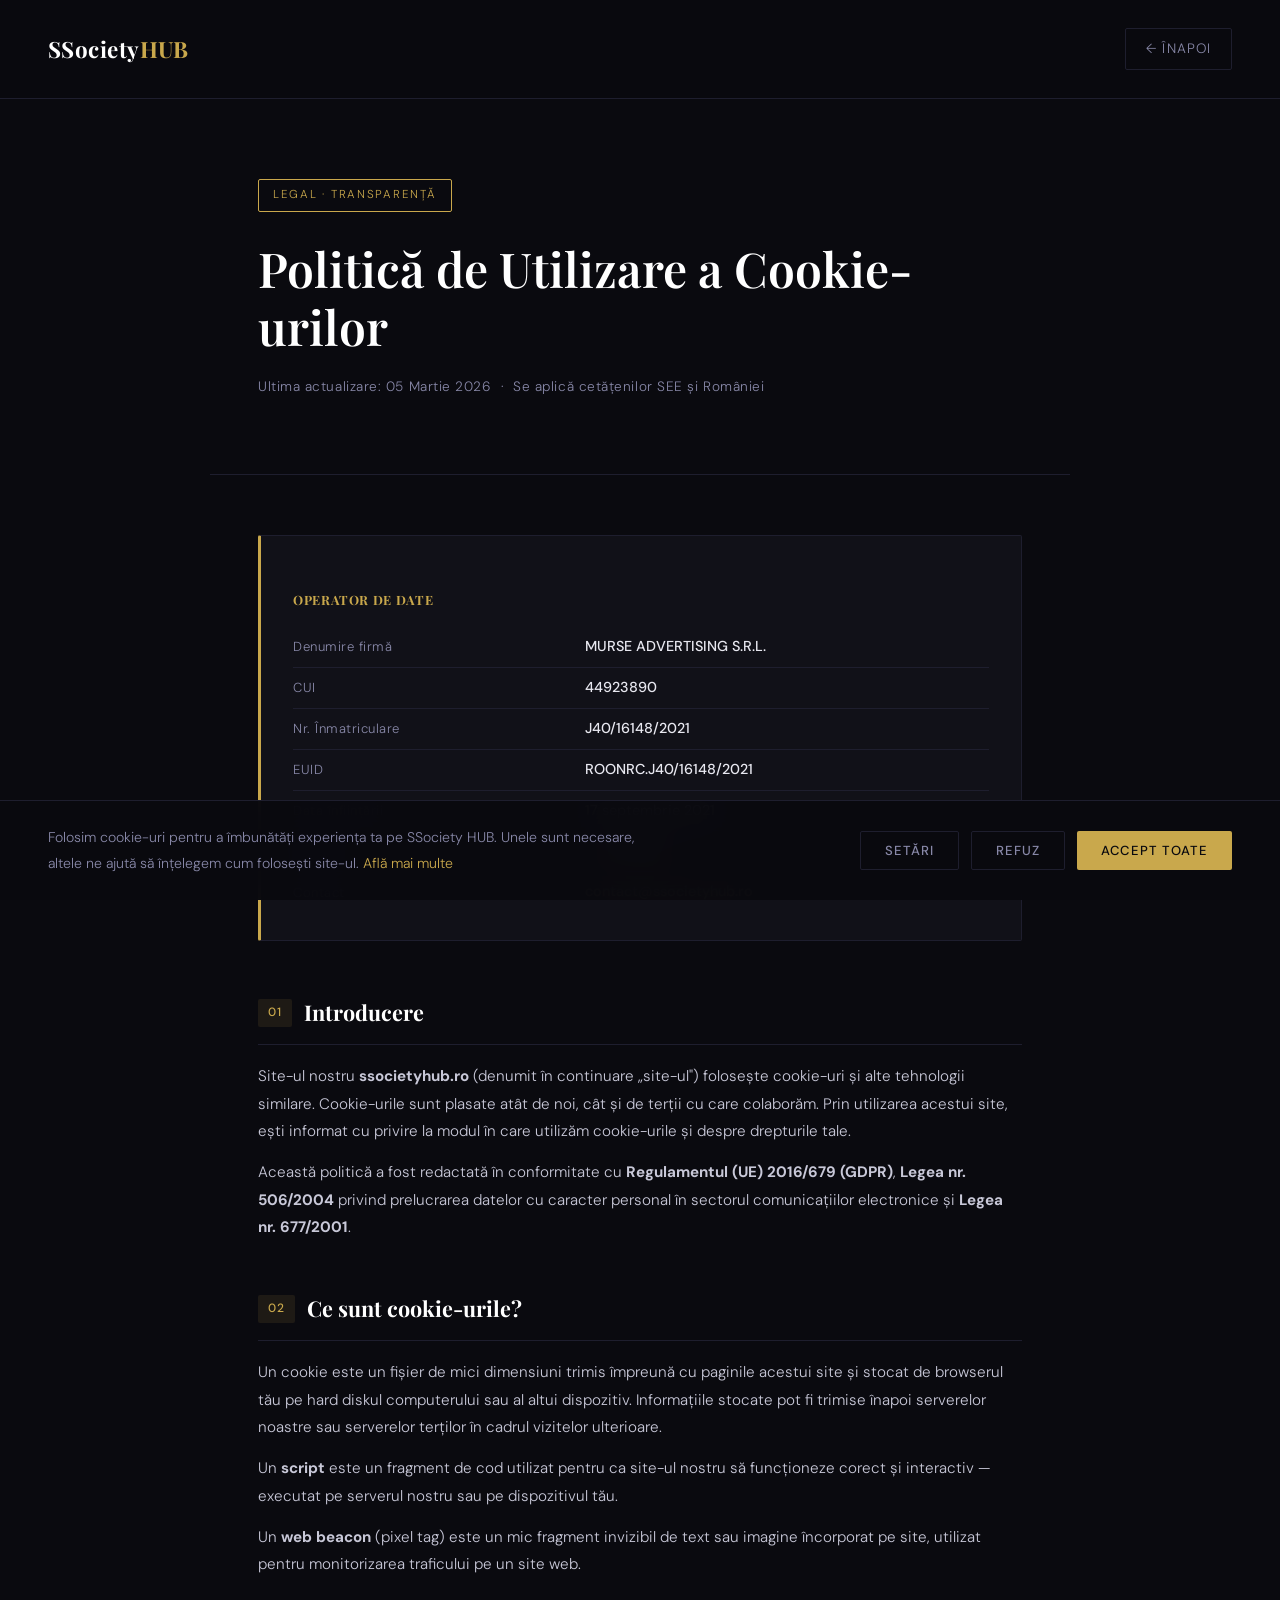
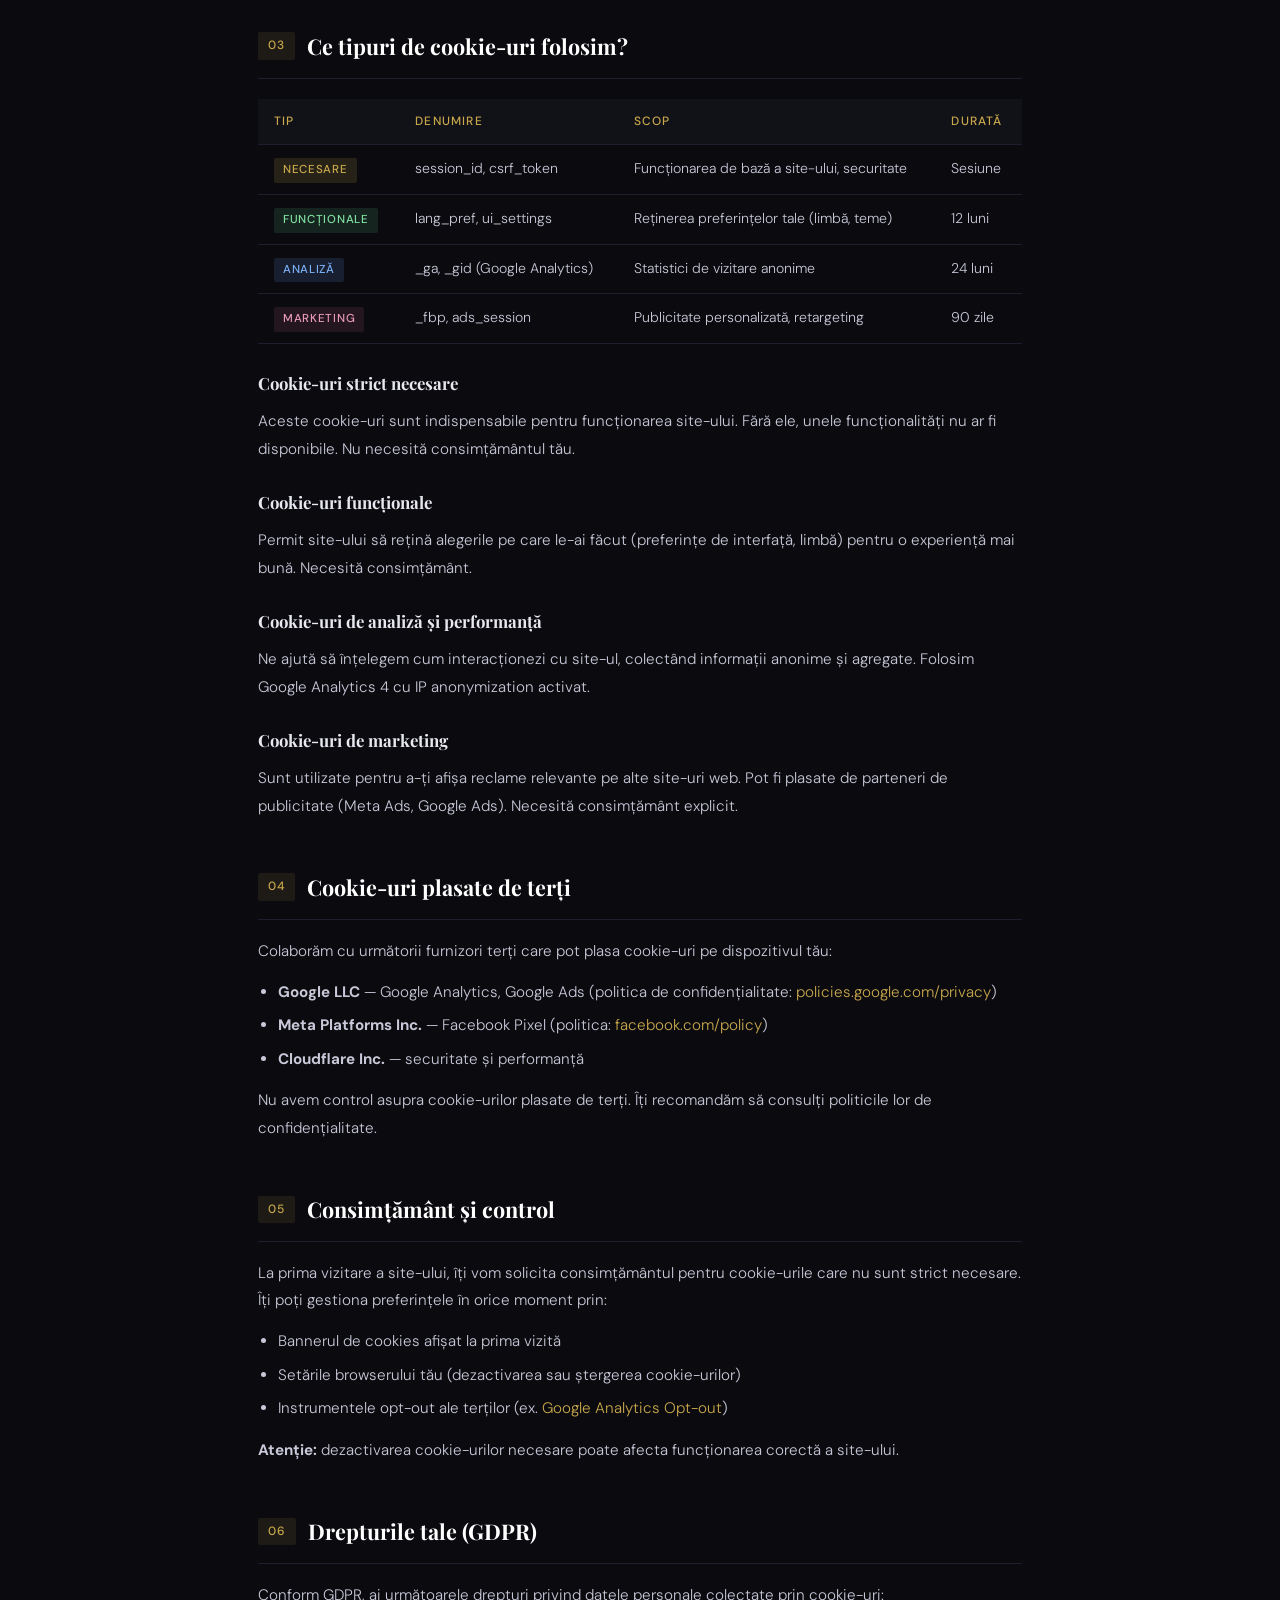
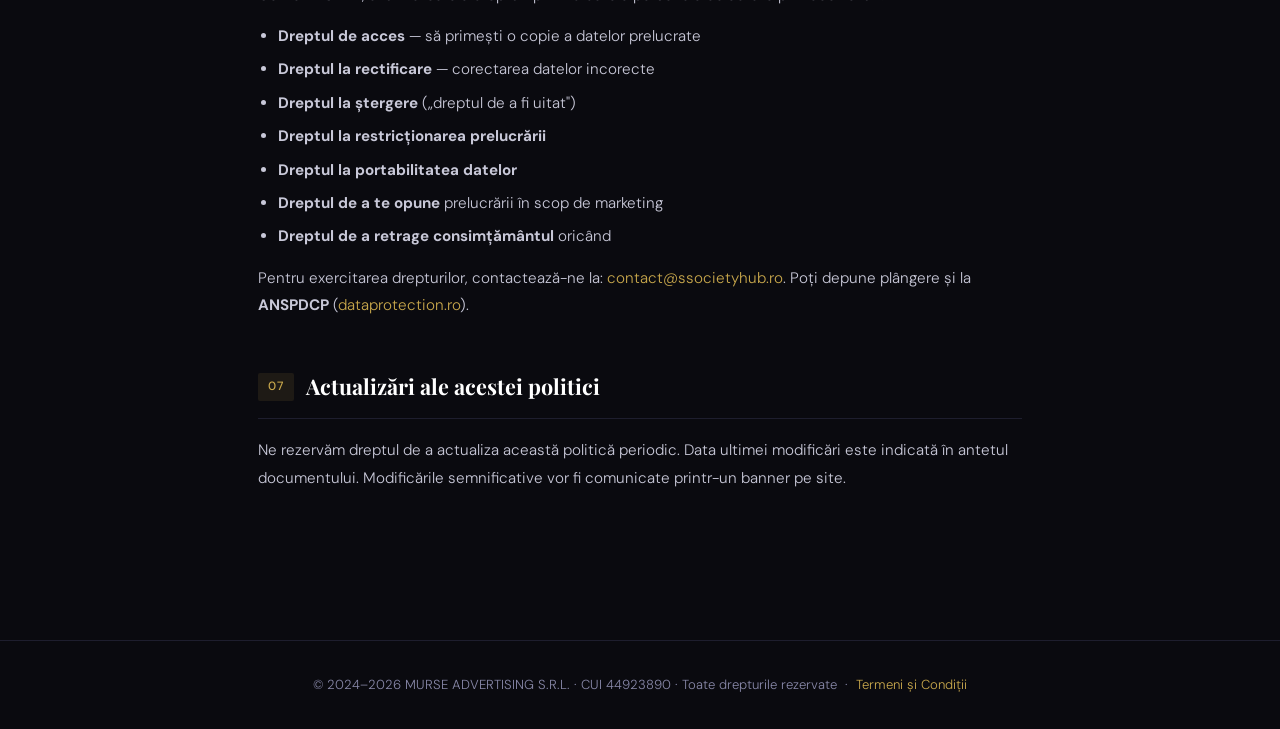
<file: public/politica-cookies.html>
<!DOCTYPE html>
<html lang="ro">
<head>
<meta charset="UTF-8">
<meta name="viewport" content="width=device-width, initial-scale=1.0">
<title>Politică Cookies — SSociety HUB</title>
<link href="https://fonts.googleapis.com/css2?family=Playfair+Display:wght@400;600;700&family=DM+Sans:wght@300;400;500&display=swap" rel="stylesheet">
<style>
  :root {
    --bg: #0a0a0f;
    --surface: #111118;
    --border: #1e1e2e;
    --accent: #c9a84c;
    --accent-light: #e8c96d;
    --text: #e8e8f0;
    --muted: #8888a8;
    --white: #ffffff;
  }

  * { margin: 0; padding: 0; box-sizing: border-box; }

  body {
    background: var(--bg);
    color: var(--text);
    font-family: 'DM Sans', sans-serif;
    font-weight: 300;
    line-height: 1.8;
    min-height: 100vh;
  }

  /* Header */
  header {
    border-bottom: 1px solid var(--border);
    padding: 28px 48px;
    display: flex;
    align-items: center;
    justify-content: space-between;
    position: sticky;
    top: 0;
    background: rgba(10,10,15,0.95);
    backdrop-filter: blur(12px);
    z-index: 100;
  }

  .logo {
    font-family: 'Playfair Display', serif;
    font-size: 1.4rem;
    font-weight: 700;
    color: var(--white);
    text-decoration: none;
    letter-spacing: 0.02em;
  }

  .logo span { color: var(--accent); }

  .back-link {
    font-size: 0.85rem;
    color: var(--muted);
    text-decoration: none;
    letter-spacing: 0.08em;
    text-transform: uppercase;
    border: 1px solid var(--border);
    padding: 8px 20px;
    border-radius: 2px;
    transition: all 0.2s;
  }
  .back-link:hover { border-color: var(--accent); color: var(--accent); }

  /* Hero */
  .hero {
    padding: 80px 48px 60px;
    max-width: 860px;
    margin: 0 auto;
    border-bottom: 1px solid var(--border);
  }

  .tag {
    display: inline-block;
    font-size: 0.72rem;
    letter-spacing: 0.15em;
    text-transform: uppercase;
    color: var(--accent);
    border: 1px solid var(--accent);
    padding: 5px 14px;
    border-radius: 2px;
    margin-bottom: 28px;
  }

  h1 {
    font-family: 'Playfair Display', serif;
    font-size: clamp(2rem, 4vw, 3rem);
    font-weight: 600;
    line-height: 1.2;
    color: var(--white);
    margin-bottom: 20px;
  }

  .meta {
    font-size: 0.85rem;
    color: var(--muted);
    letter-spacing: 0.04em;
  }

  /* Content */
  .content {
    max-width: 860px;
    margin: 0 auto;
    padding: 60px 48px 100px;
  }

  .company-card {
    background: var(--surface);
    border: 1px solid var(--border);
    border-left: 3px solid var(--accent);
    padding: 28px 32px;
    margin-bottom: 52px;
    border-radius: 2px;
  }

  .company-card h3 {
    font-family: 'Playfair Display', serif;
    font-size: 1rem;
    color: var(--accent);
    margin-bottom: 16px;
    letter-spacing: 0.05em;
    text-transform: uppercase;
    font-size: 0.8rem;
  }

  .company-card table { width: 100%; border-collapse: collapse; }
  .company-card td {
    padding: 7px 0;
    font-size: 0.9rem;
    border-bottom: 1px solid var(--border);
  }
  .company-card td:first-child { color: var(--muted); width: 42%; font-size: 0.82rem; letter-spacing: 0.04em; }
  .company-card td:last-child { color: var(--text); font-weight: 500; }
  .company-card tr:last-child td { border-bottom: none; }

  section { margin-bottom: 48px; }

  h2 {
    font-family: 'Playfair Display', serif;
    font-size: 1.35rem;
    color: var(--white);
    margin-bottom: 18px;
    padding-bottom: 12px;
    border-bottom: 1px solid var(--border);
    display: flex;
    align-items: center;
    gap: 12px;
  }

  h2 .num {
    font-family: 'DM Sans', sans-serif;
    font-size: 0.75rem;
    color: var(--accent);
    background: rgba(201,168,76,0.1);
    padding: 3px 10px;
    border-radius: 2px;
    font-weight: 500;
    letter-spacing: 0.1em;
  }

  p { margin-bottom: 14px; font-size: 0.95rem; color: #c8c8d8; }

  h3 {
    font-family: 'Playfair Display', serif;
    font-size: 1.05rem;
    color: var(--text);
    margin: 24px 0 10px;
  }

  .cookie-table {
    width: 100%;
    border-collapse: collapse;
    margin: 20px 0;
    font-size: 0.88rem;
  }

  .cookie-table th {
    background: var(--surface);
    color: var(--accent);
    font-family: 'DM Sans', sans-serif;
    font-weight: 500;
    font-size: 0.75rem;
    letter-spacing: 0.1em;
    text-transform: uppercase;
    padding: 12px 16px;
    text-align: left;
    border-bottom: 1px solid var(--border);
  }

  .cookie-table td {
    padding: 11px 16px;
    border-bottom: 1px solid var(--border);
    color: #c8c8d8;
    vertical-align: top;
  }

  .cookie-table tr:hover td { background: rgba(201,168,76,0.03); }

  .badge {
    display: inline-block;
    font-size: 0.72rem;
    padding: 2px 9px;
    border-radius: 2px;
    letter-spacing: 0.06em;
    text-transform: uppercase;
    font-weight: 500;
  }
  .badge-required { background: rgba(201,168,76,0.15); color: var(--accent); }
  .badge-analytics { background: rgba(100,149,237,0.15); color: #7ab0f5; }
  .badge-marketing { background: rgba(180,90,120,0.15); color: #e899b8; }
  .badge-functional { background: rgba(90,180,120,0.15); color: #7fe0a0; }

  a { color: var(--accent); text-decoration: none; }
  a:hover { text-decoration: underline; }

  ul { padding-left: 20px; margin-bottom: 14px; }
  ul li { font-size: 0.95rem; color: #c8c8d8; margin-bottom: 6px; }

  /* Cookie Banner */
  .cookie-banner {
    position: fixed;
    bottom: 0; left: 0; right: 0;
    background: rgba(10,10,15,0.97);
    border-top: 1px solid var(--border);
    padding: 24px 48px;
    display: flex;
    align-items: center;
    justify-content: space-between;
    gap: 32px;
    z-index: 999;
    backdrop-filter: blur(16px);
    transform: translateY(100%);
    animation: slideUp 0.4s 0.8s ease forwards;
  }

  @keyframes slideUp { to { transform: translateY(0); } }

  .cookie-banner p { margin: 0; font-size: 0.88rem; color: var(--muted); max-width: 600px; }
  .cookie-banner p a { color: var(--accent); }

  .banner-actions { display: flex; gap: 12px; flex-shrink: 0; }

  .btn {
    padding: 10px 24px;
    font-family: 'DM Sans', sans-serif;
    font-size: 0.82rem;
    letter-spacing: 0.08em;
    text-transform: uppercase;
    cursor: pointer;
    border-radius: 2px;
    transition: all 0.2s;
    font-weight: 500;
  }

  .btn-accept {
    background: var(--accent);
    color: #0a0a0f;
    border: none;
  }
  .btn-accept:hover { background: var(--accent-light); }

  .btn-reject {
    background: transparent;
    color: var(--muted);
    border: 1px solid var(--border);
  }
  .btn-reject:hover { border-color: var(--muted); color: var(--text); }

  .btn-settings {
    background: transparent;
    color: var(--muted);
    border: 1px solid var(--border);
  }
  .btn-settings:hover { border-color: var(--accent); color: var(--accent); }

  /* Footer */
  footer {
    border-top: 1px solid var(--border);
    padding: 32px 48px;
    text-align: center;
    font-size: 0.82rem;
    color: var(--muted);
  }

  @media (max-width: 640px) {
    header, .hero, .content { padding-left: 20px; padding-right: 20px; }
    .cookie-banner { flex-direction: column; align-items: flex-start; padding: 20px; }
    .banner-actions { flex-wrap: wrap; }
  }
</style>
</head>
<body>

<header>
  <a href="#" class="logo">SSociety<span>HUB</span></a>
  <a href="#" class="back-link">← Înapoi</a>
</header>

<div class="hero">
  <div class="tag">Legal · Transparență</div>
  <h1>Politică de Utilizare a Cookie-urilor</h1>
  <p class="meta">Ultima actualizare: 05 Martie 2026 &nbsp;·&nbsp; Se aplică cetățenilor SEE și României</p>
</div>

<div class="content">

  <div class="company-card">
    <h3>Operator de date</h3>
    <table>
      <tr><td>Denumire firmă</td><td>MURSE ADVERTISING S.R.L.</td></tr>
      <tr><td>CUI</td><td>44923890</td></tr>
      <tr><td>Nr. Înmatriculare</td><td>J40/16148/2021</td></tr>
      <tr><td>EUID</td><td>ROONRC.J40/16148/2021</td></tr>
      <tr><td>Data înființării</td><td>17 septembrie 2021</td></tr>
      <tr><td>Website</td><td><a href="#">ssocietyhub.ro</a></td></tr>
      <tr><td>Contact</td><td><a href="mailto:contact@ssocietyhub.ro">contact@ssocietyhub.ro</a></td></tr>
    </table>
  </div>

  <section>
    <h2><span class="num">01</span> Introducere</h2>
    <p>Site-ul nostru <strong>ssocietyhub.ro</strong> (denumit în continuare „site-ul") folosește cookie-uri și alte tehnologii similare. Cookie-urile sunt plasate atât de noi, cât și de terții cu care colaborăm. Prin utilizarea acestui site, ești informat cu privire la modul în care utilizăm cookie-urile și despre drepturile tale.</p>
    <p>Această politică a fost redactată în conformitate cu <strong>Regulamentul (UE) 2016/679 (GDPR)</strong>, <strong>Legea nr. 506/2004</strong> privind prelucrarea datelor cu caracter personal în sectorul comunicațiilor electronice și <strong>Legea nr. 677/2001</strong>.</p>
  </section>

  <section>
    <h2><span class="num">02</span> Ce sunt cookie-urile?</h2>
    <p>Un cookie este un fișier de mici dimensiuni trimis împreună cu paginile acestui site și stocat de browserul tău pe hard diskul computerului sau al altui dispozitiv. Informațiile stocate pot fi trimise înapoi serverelor noastre sau serverelor terților în cadrul vizitelor ulterioare.</p>
    <p>Un <strong>script</strong> este un fragment de cod utilizat pentru ca site-ul nostru să funcționeze corect și interactiv — executat pe serverul nostru sau pe dispozitivul tău.</p>
    <p>Un <strong>web beacon</strong> (pixel tag) este un mic fragment invizibil de text sau imagine încorporat pe site, utilizat pentru monitorizarea traficului pe un site web.</p>
  </section>

  <section>
    <h2><span class="num">03</span> Ce tipuri de cookie-uri folosim?</h2>

    <table class="cookie-table">
      <thead>
        <tr>
          <th>Tip</th>
          <th>Denumire</th>
          <th>Scop</th>
          <th>Durată</th>
        </tr>
      </thead>
      <tbody>
        <tr>
          <td><span class="badge badge-required">Necesare</span></td>
          <td>session_id, csrf_token</td>
          <td>Funcționarea de bază a site-ului, securitate</td>
          <td>Sesiune</td>
        </tr>
        <tr>
          <td><span class="badge badge-functional">Funcționale</span></td>
          <td>lang_pref, ui_settings</td>
          <td>Reținerea preferințelor tale (limbă, teme)</td>
          <td>12 luni</td>
        </tr>
        <tr>
          <td><span class="badge badge-analytics">Analiză</span></td>
          <td>_ga, _gid (Google Analytics)</td>
          <td>Statistici de vizitare anonime</td>
          <td>24 luni</td>
        </tr>
        <tr>
          <td><span class="badge badge-marketing">Marketing</span></td>
          <td>_fbp, ads_session</td>
          <td>Publicitate personalizată, retargeting</td>
          <td>90 zile</td>
        </tr>
      </tbody>
    </table>

    <h3>Cookie-uri strict necesare</h3>
    <p>Aceste cookie-uri sunt indispensabile pentru funcționarea site-ului. Fără ele, unele funcționalități nu ar fi disponibile. Nu necesită consimțământul tău.</p>

    <h3>Cookie-uri funcționale</h3>
    <p>Permit site-ului să rețină alegerile pe care le-ai făcut (preferințe de interfață, limbă) pentru o experiență mai bună. Necesită consimțământ.</p>

    <h3>Cookie-uri de analiză și performanță</h3>
    <p>Ne ajută să înțelegem cum interacționezi cu site-ul, colectând informații anonime și agregate. Folosim Google Analytics 4 cu IP anonymization activat.</p>

    <h3>Cookie-uri de marketing</h3>
    <p>Sunt utilizate pentru a-ți afișa reclame relevante pe alte site-uri web. Pot fi plasate de parteneri de publicitate (Meta Ads, Google Ads). Necesită consimțământ explicit.</p>
  </section>

  <section>
    <h2><span class="num">04</span> Cookie-uri plasate de terți</h2>
    <p>Colaborăm cu următorii furnizori terți care pot plasa cookie-uri pe dispozitivul tău:</p>
    <ul>
      <li><strong>Google LLC</strong> — Google Analytics, Google Ads (politica de confidențialitate: <a href="https://policies.google.com/privacy" target="_blank">policies.google.com/privacy</a>)</li>
      <li><strong>Meta Platforms Inc.</strong> — Facebook Pixel (politica: <a href="https://www.facebook.com/policy" target="_blank">facebook.com/policy</a>)</li>
      <li><strong>Cloudflare Inc.</strong> — securitate și performanță</li>
    </ul>
    <p>Nu avem control asupra cookie-urilor plasate de terți. Îți recomandăm să consulți politicile lor de confidențialitate.</p>
  </section>

  <section>
    <h2><span class="num">05</span> Consimțământ și control</h2>
    <p>La prima vizitare a site-ului, îți vom solicita consimțământul pentru cookie-urile care nu sunt strict necesare. Îți poți gestiona preferințele în orice moment prin:</p>
    <ul>
      <li>Bannerul de cookies afișat la prima vizită</li>
      <li>Setările browserului tău (dezactivarea sau ștergerea cookie-urilor)</li>
      <li>Instrumentele opt-out ale terților (ex. <a href="https://tools.google.com/dlpage/gaoptout" target="_blank">Google Analytics Opt-out</a>)</li>
    </ul>
    <p><strong>Atenție:</strong> dezactivarea cookie-urilor necesare poate afecta funcționarea corectă a site-ului.</p>
  </section>

  <section>
    <h2><span class="num">06</span> Drepturile tale (GDPR)</h2>
    <p>Conform GDPR, ai următoarele drepturi privind datele personale colectate prin cookie-uri:</p>
    <ul>
      <li><strong>Dreptul de acces</strong> — să primești o copie a datelor prelucrate</li>
      <li><strong>Dreptul la rectificare</strong> — corectarea datelor incorecte</li>
      <li><strong>Dreptul la ștergere</strong> („dreptul de a fi uitat")</li>
      <li><strong>Dreptul la restricționarea prelucrării</strong></li>
      <li><strong>Dreptul la portabilitatea datelor</strong></li>
      <li><strong>Dreptul de a te opune</strong> prelucrării în scop de marketing</li>
      <li><strong>Dreptul de a retrage consimțământul</strong> oricând</li>
    </ul>
    <p>Pentru exercitarea drepturilor, contactează-ne la: <a href="mailto:contact@ssocietyhub.ro">contact@ssocietyhub.ro</a>. Poți depune plângere și la <strong>ANSPDCP</strong> (<a href="https://www.dataprotection.ro" target="_blank">dataprotection.ro</a>).</p>
  </section>

  <section>
    <h2><span class="num">07</span> Actualizări ale acestei politici</h2>
    <p>Ne rezervăm dreptul de a actualiza această politică periodic. Data ultimei modificări este indicată în antetul documentului. Modificările semnificative vor fi comunicate printr-un banner pe site.</p>
  </section>

</div>

<footer>
  © 2024–2026 MURSE ADVERTISING S.R.L. · CUI 44923890 · Toate drepturile rezervate &nbsp;·&nbsp;
  <a href="termeni-si-conditii.html">Termeni și Condiții</a>
</footer>

<!-- Cookie Banner -->
<div class="cookie-banner" id="cookieBanner">
  <p>Folosim cookie-uri pentru a îmbunătăți experiența ta pe SSociety HUB. Unele sunt necesare, altele ne ajută să înțelegem cum folosești site-ul. <a href="#">Află mai multe</a></p>
  <div class="banner-actions">
    <button class="btn btn-settings" onclick="document.getElementById('cookieBanner').style.display='none'">Setări</button>
    <button class="btn btn-reject" onclick="document.getElementById('cookieBanner').style.display='none'">Refuz</button>
    <button class="btn btn-accept" onclick="document.getElementById('cookieBanner').style.display='none'">Accept toate</button>
  </div>
</div>

<script>
  // Check if already accepted
  if(localStorage.getItem('cookies_accepted')) {
    document.getElementById('cookieBanner').style.display = 'none';
  }
  document.querySelector('.btn-accept').addEventListener('click', function() {
    localStorage.setItem('cookies_accepted', 'true');
  });
</script>

</body>
</html>
</file>
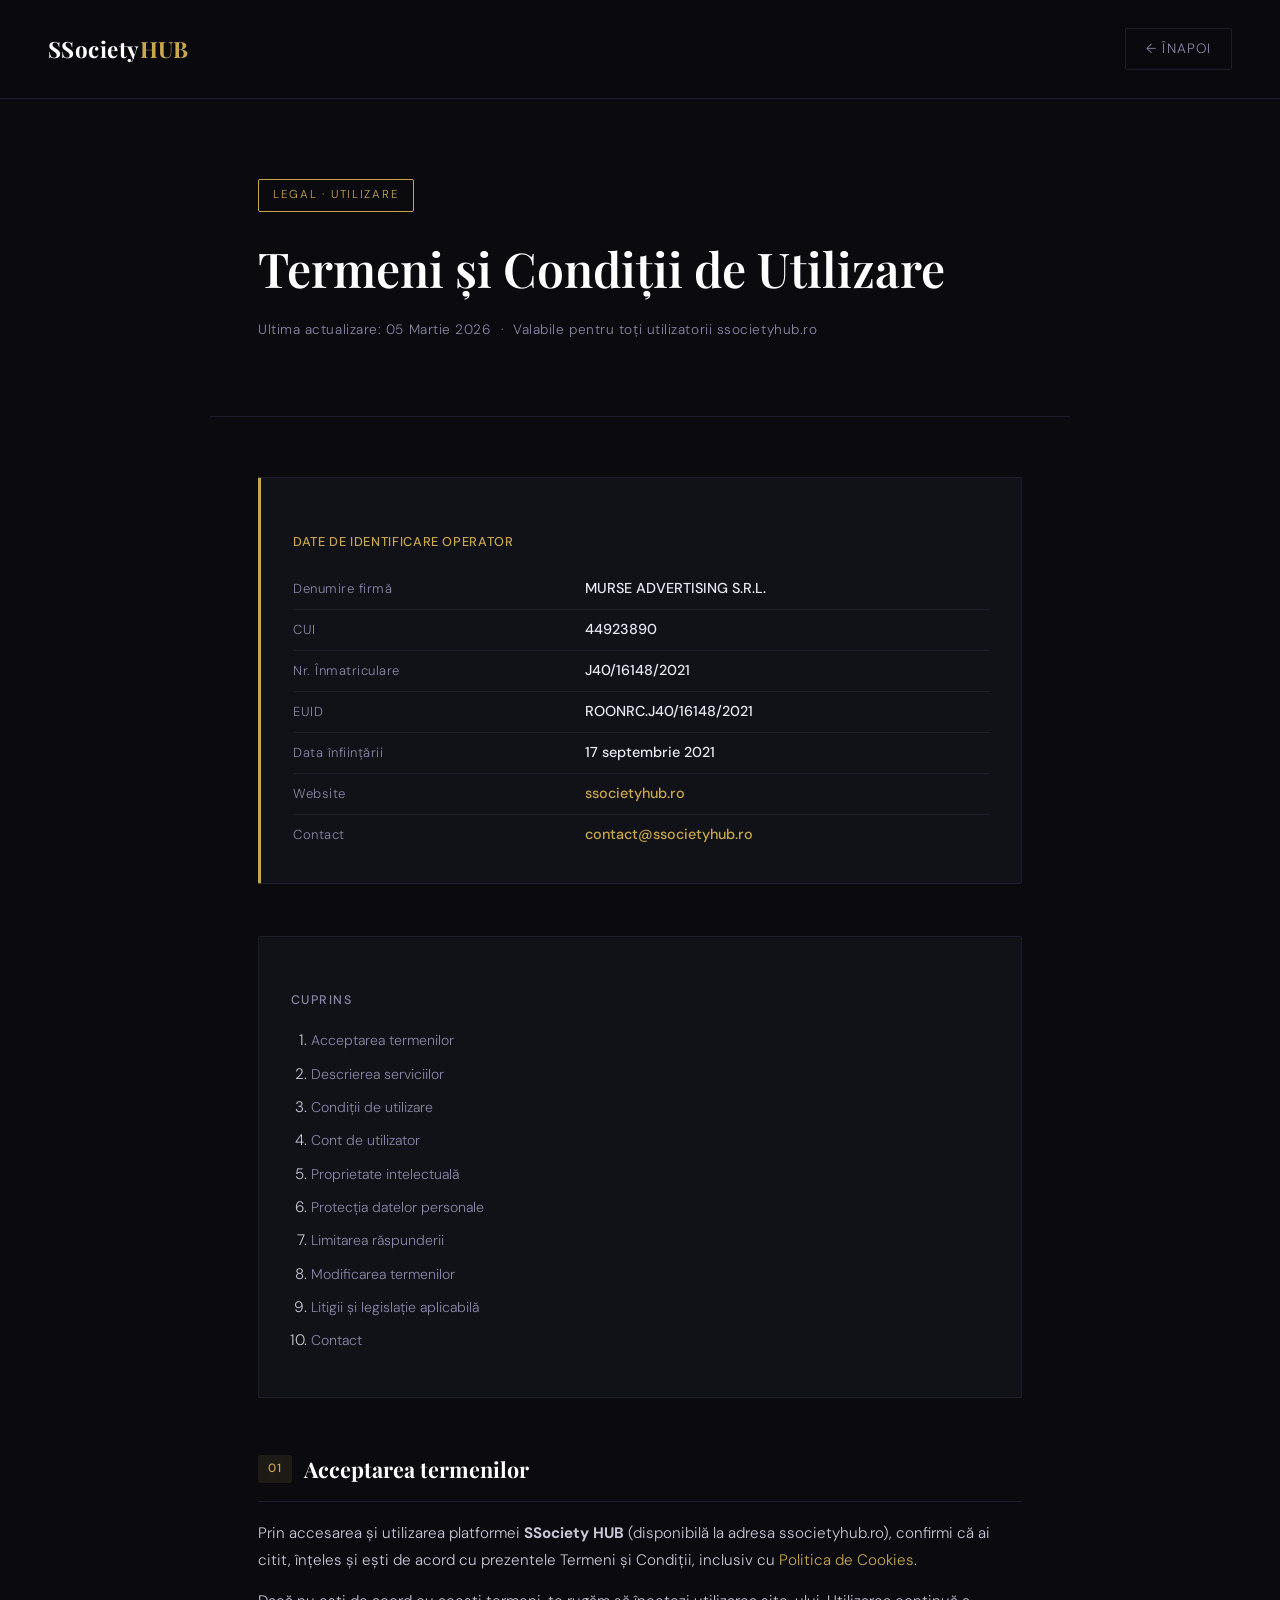
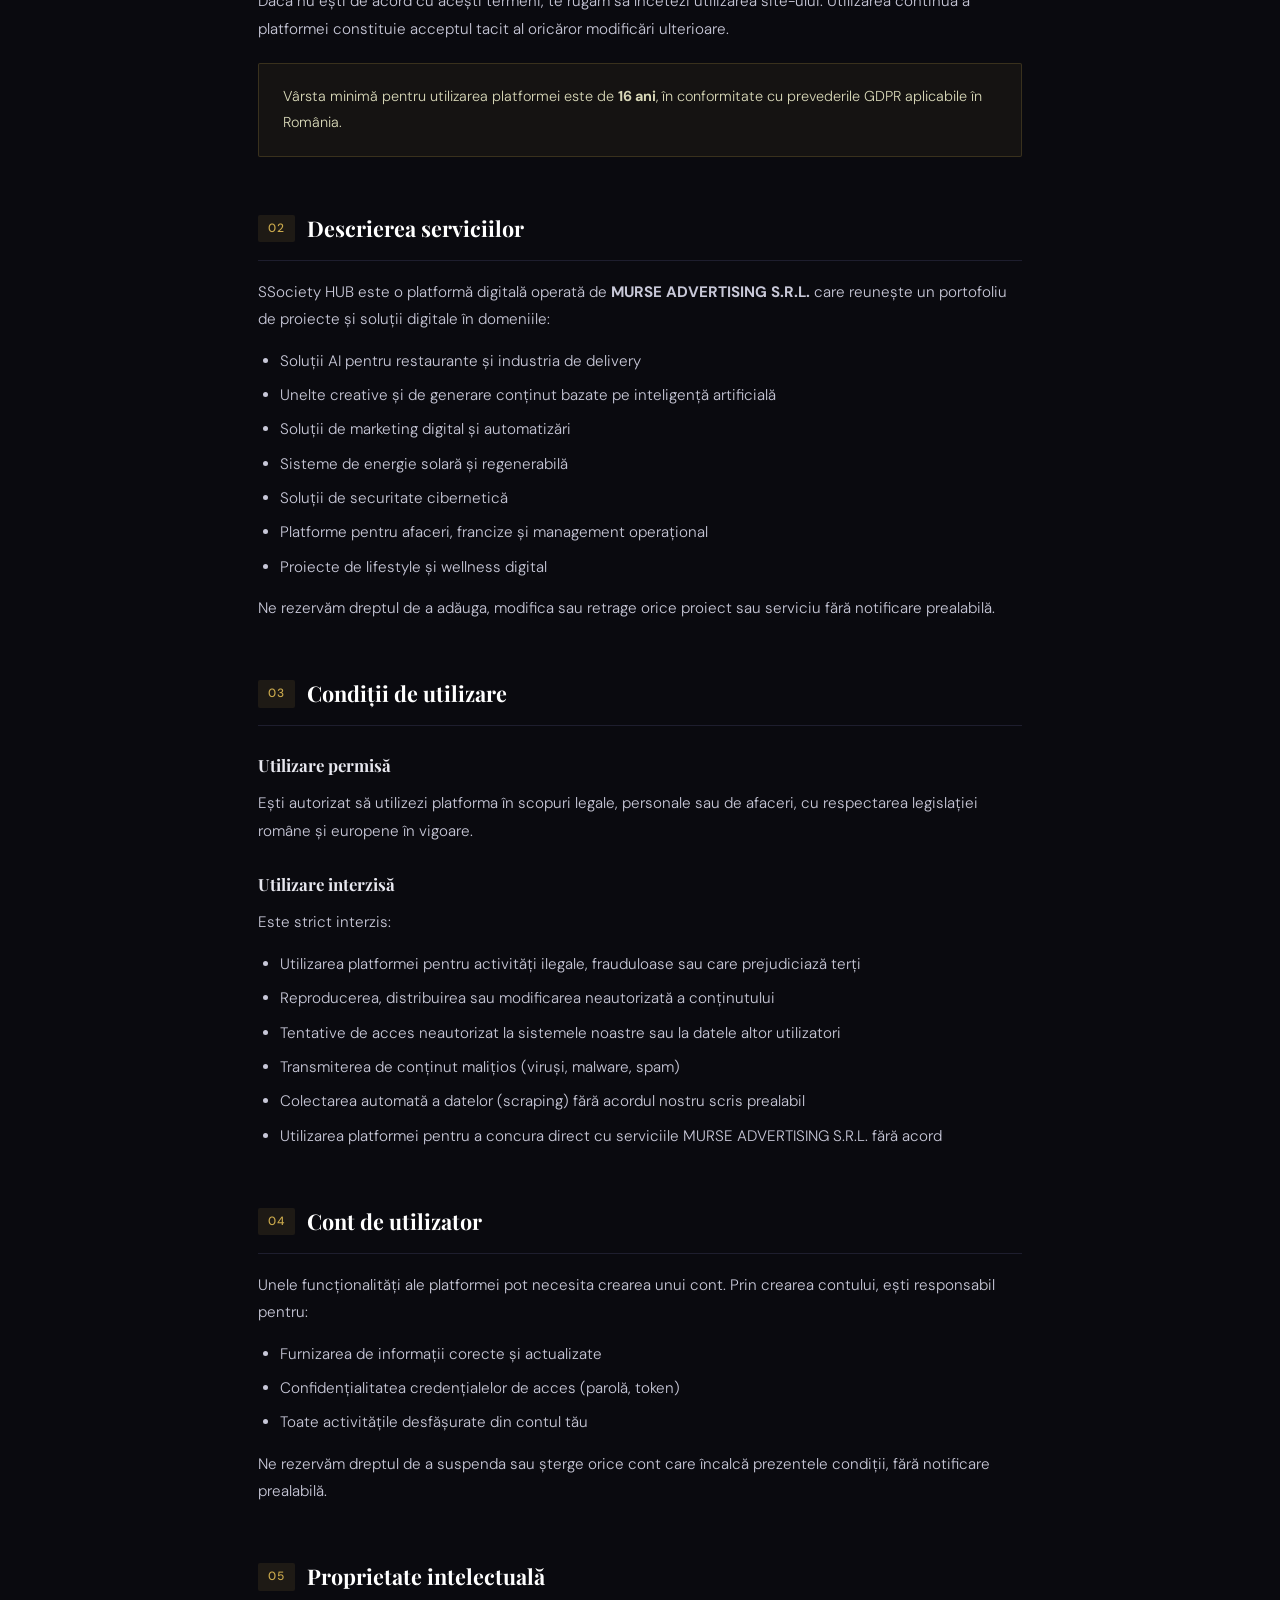
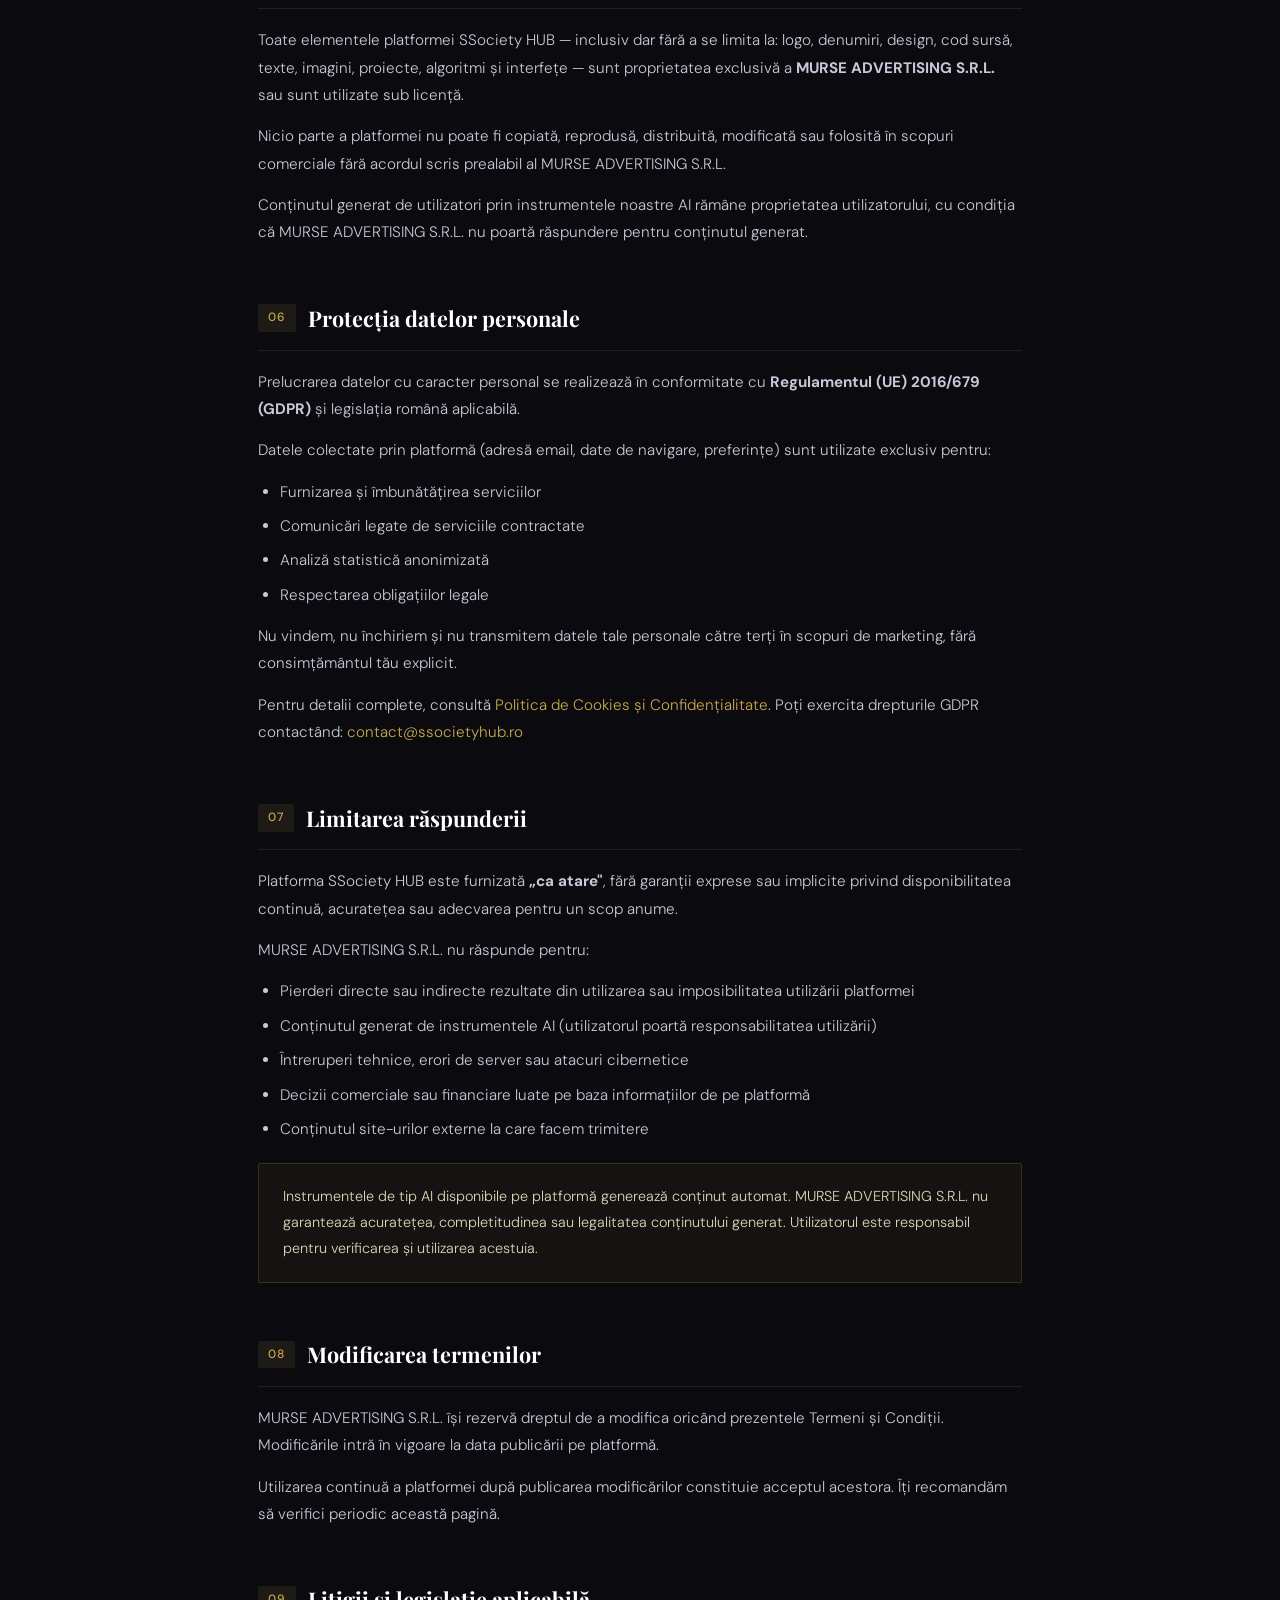
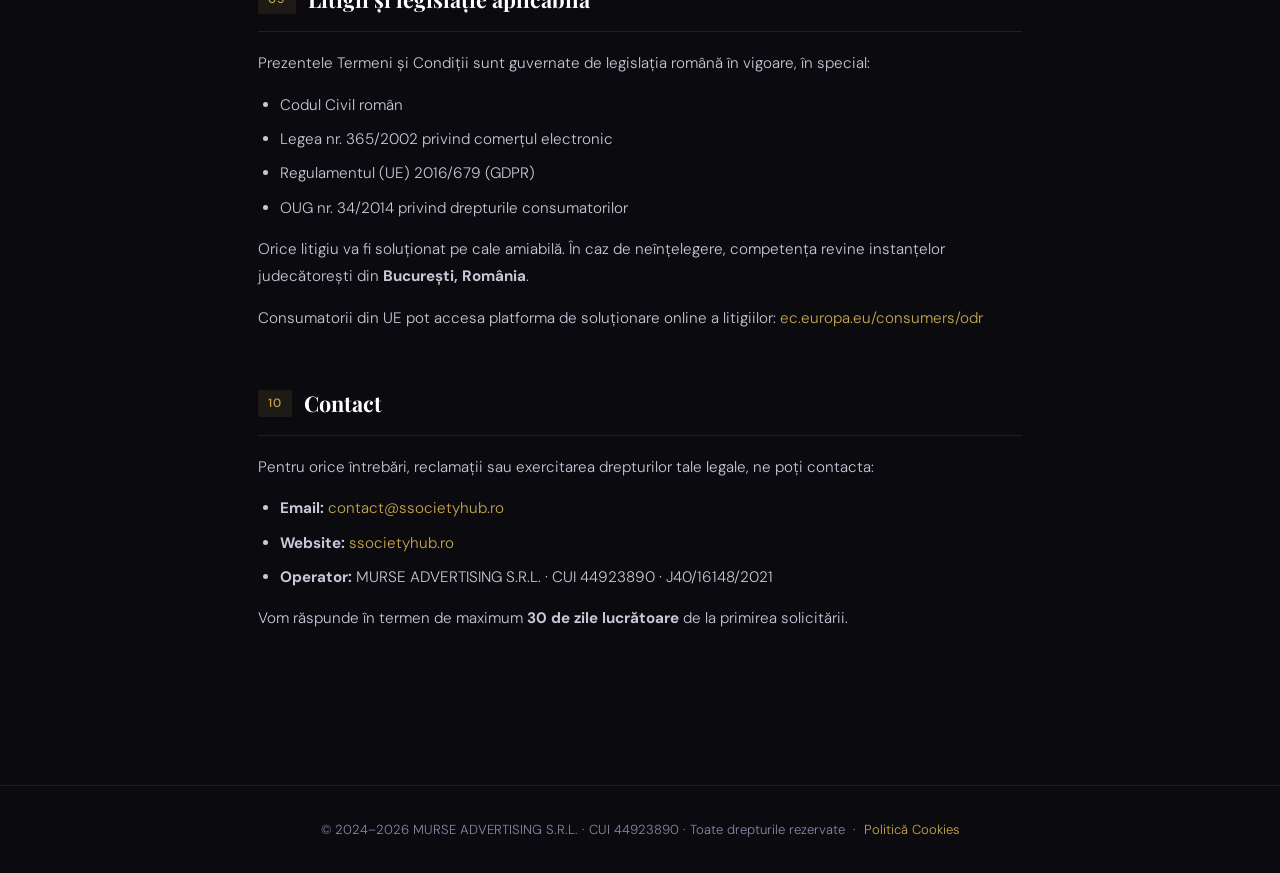
<file: public/termeni-si-conditii.html>
<!DOCTYPE html>
<html lang="ro">
<head>
<meta charset="UTF-8">
<meta name="viewport" content="width=device-width, initial-scale=1.0">
<title>Termeni și Condiții — SSociety HUB</title>
<link href="https://fonts.googleapis.com/css2?family=Playfair+Display:wght@400;600;700&family=DM+Sans:wght@300;400;500&display=swap" rel="stylesheet">
<style>
  :root {
    --bg: #0a0a0f;
    --surface: #111118;
    --border: #1e1e2e;
    --accent: #c9a84c;
    --accent-light: #e8c96d;
    --text: #e8e8f0;
    --muted: #8888a8;
    --white: #ffffff;
  }

  * { margin: 0; padding: 0; box-sizing: border-box; }

  body {
    background: var(--bg);
    color: var(--text);
    font-family: 'DM Sans', sans-serif;
    font-weight: 300;
    line-height: 1.8;
    min-height: 100vh;
  }

  header {
    border-bottom: 1px solid var(--border);
    padding: 28px 48px;
    display: flex;
    align-items: center;
    justify-content: space-between;
    position: sticky;
    top: 0;
    background: rgba(10,10,15,0.95);
    backdrop-filter: blur(12px);
    z-index: 100;
  }

  .logo {
    font-family: 'Playfair Display', serif;
    font-size: 1.4rem;
    font-weight: 700;
    color: var(--white);
    text-decoration: none;
    letter-spacing: 0.02em;
  }
  .logo span { color: var(--accent); }

  .back-link {
    font-size: 0.85rem;
    color: var(--muted);
    text-decoration: none;
    letter-spacing: 0.08em;
    text-transform: uppercase;
    border: 1px solid var(--border);
    padding: 8px 20px;
    border-radius: 2px;
    transition: all 0.2s;
  }
  .back-link:hover { border-color: var(--accent); color: var(--accent); }

  .hero {
    padding: 80px 48px 60px;
    max-width: 860px;
    margin: 0 auto;
    border-bottom: 1px solid var(--border);
  }

  .tag {
    display: inline-block;
    font-size: 0.72rem;
    letter-spacing: 0.15em;
    text-transform: uppercase;
    color: var(--accent);
    border: 1px solid var(--accent);
    padding: 5px 14px;
    border-radius: 2px;
    margin-bottom: 28px;
  }

  h1 {
    font-family: 'Playfair Display', serif;
    font-size: clamp(2rem, 4vw, 3rem);
    font-weight: 600;
    line-height: 1.2;
    color: var(--white);
    margin-bottom: 20px;
  }

  .meta { font-size: 0.85rem; color: var(--muted); letter-spacing: 0.04em; }

  .content {
    max-width: 860px;
    margin: 0 auto;
    padding: 60px 48px 100px;
  }

  .company-card {
    background: var(--surface);
    border: 1px solid var(--border);
    border-left: 3px solid var(--accent);
    padding: 28px 32px;
    margin-bottom: 52px;
    border-radius: 2px;
  }

  .company-card h3 {
    color: var(--accent);
    margin-bottom: 16px;
    letter-spacing: 0.05em;
    text-transform: uppercase;
    font-size: 0.8rem;
    font-family: 'DM Sans', sans-serif;
    font-weight: 500;
  }

  .company-card table { width: 100%; border-collapse: collapse; }
  .company-card td {
    padding: 7px 0;
    font-size: 0.9rem;
    border-bottom: 1px solid var(--border);
  }
  .company-card td:first-child { color: var(--muted); width: 42%; font-size: 0.82rem; letter-spacing: 0.04em; }
  .company-card td:last-child { color: var(--text); font-weight: 500; }
  .company-card tr:last-child td { border-bottom: none; }

  /* TOC */
  .toc {
    background: var(--surface);
    border: 1px solid var(--border);
    padding: 28px 32px;
    margin-bottom: 52px;
    border-radius: 2px;
  }
  .toc h3 {
    font-family: 'DM Sans', sans-serif;
    font-size: 0.78rem;
    font-weight: 500;
    letter-spacing: 0.12em;
    text-transform: uppercase;
    color: var(--muted);
    margin-bottom: 16px;
  }
  .toc ol { padding-left: 20px; }
  .toc li { margin-bottom: 6px; }
  .toc a { color: var(--muted); font-size: 0.88rem; text-decoration: none; transition: color 0.2s; }
  .toc a:hover { color: var(--accent); }

  section { margin-bottom: 52px; scroll-margin-top: 100px; }

  h2 {
    font-family: 'Playfair Display', serif;
    font-size: 1.35rem;
    color: var(--white);
    margin-bottom: 18px;
    padding-bottom: 12px;
    border-bottom: 1px solid var(--border);
    display: flex;
    align-items: center;
    gap: 12px;
  }

  h2 .num {
    font-family: 'DM Sans', sans-serif;
    font-size: 0.75rem;
    color: var(--accent);
    background: rgba(201,168,76,0.1);
    padding: 3px 10px;
    border-radius: 2px;
    font-weight: 500;
    letter-spacing: 0.1em;
  }

  p { margin-bottom: 14px; font-size: 0.95rem; color: #c8c8d8; }

  h3 {
    font-family: 'Playfair Display', serif;
    font-size: 1.05rem;
    color: var(--text);
    margin: 24px 0 10px;
  }

  ul, ol { padding-left: 22px; margin-bottom: 14px; }
  ul li, ol li { font-size: 0.95rem; color: #c8c8d8; margin-bottom: 7px; }

  .highlight-box {
    background: rgba(201,168,76,0.06);
    border: 1px solid rgba(201,168,76,0.2);
    padding: 20px 24px;
    border-radius: 2px;
    margin: 20px 0;
  }
  .highlight-box p { margin: 0; font-size: 0.9rem; color: #d8d8b8; }

  a { color: var(--accent); text-decoration: none; }
  a:hover { text-decoration: underline; }

  footer {
    border-top: 1px solid var(--border);
    padding: 32px 48px;
    text-align: center;
    font-size: 0.82rem;
    color: var(--muted);
  }

  @media (max-width: 640px) {
    header, .hero, .content { padding-left: 20px; padding-right: 20px; }
  }
</style>
</head>
<body>

<header>
  <a href="#" class="logo">SSociety<span>HUB</span></a>
  <a href="#" class="back-link">← Înapoi</a>
</header>

<div class="hero">
  <div class="tag">Legal · Utilizare</div>
  <h1>Termeni și Condiții de Utilizare</h1>
  <p class="meta">Ultima actualizare: 05 Martie 2026 &nbsp;·&nbsp; Valabile pentru toți utilizatorii ssocietyhub.ro</p>
</div>

<div class="content">

  <div class="company-card">
    <h3>Date de identificare operator</h3>
    <table>
      <tr><td>Denumire firmă</td><td>MURSE ADVERTISING S.R.L.</td></tr>
      <tr><td>CUI</td><td>44923890</td></tr>
      <tr><td>Nr. Înmatriculare</td><td>J40/16148/2021</td></tr>
      <tr><td>EUID</td><td>ROONRC.J40/16148/2021</td></tr>
      <tr><td>Data înființării</td><td>17 septembrie 2021</td></tr>
      <tr><td>Website</td><td><a href="#">ssocietyhub.ro</a></td></tr>
      <tr><td>Contact</td><td><a href="mailto:contact@ssocietyhub.ro">contact@ssocietyhub.ro</a></td></tr>
    </table>
  </div>

  <div class="toc">
    <h3>Cuprins</h3>
    <ol>
      <li><a href="#acceptare">Acceptarea termenilor</a></li>
      <li><a href="#servicii">Descrierea serviciilor</a></li>
      <li><a href="#utilizare">Condiții de utilizare</a></li>
      <li><a href="#cont">Cont de utilizator</a></li>
      <li><a href="#proprietate">Proprietate intelectuală</a></li>
      <li><a href="#date">Protecția datelor personale</a></li>
      <li><a href="#raspundere">Limitarea răspunderii</a></li>
      <li><a href="#modificari">Modificarea termenilor</a></li>
      <li><a href="#litigii">Litigii și legislație aplicabilă</a></li>
      <li><a href="#contact">Contact</a></li>
    </ol>
  </div>

  <section id="acceptare">
    <h2><span class="num">01</span> Acceptarea termenilor</h2>
    <p>Prin accesarea și utilizarea platformei <strong>SSociety HUB</strong> (disponibilă la adresa ssocietyhub.ro), confirmi că ai citit, înțeles și ești de acord cu prezentele Termeni și Condiții, inclusiv cu <a href="politica-cookies.html">Politica de Cookies</a>.</p>
    <p>Dacă nu ești de acord cu acești termeni, te rugăm să încetezi utilizarea site-ului. Utilizarea continuă a platformei constituie acceptul tacit al oricăror modificări ulterioare.</p>
    <div class="highlight-box">
      <p>Vârsta minimă pentru utilizarea platformei este de <strong>16 ani</strong>, în conformitate cu prevederile GDPR aplicabile în România.</p>
    </div>
  </section>

  <section id="servicii">
    <h2><span class="num">02</span> Descrierea serviciilor</h2>
    <p>SSociety HUB este o platformă digitală operată de <strong>MURSE ADVERTISING S.R.L.</strong> care reunește un portofoliu de proiecte și soluții digitale în domeniile:</p>
    <ul>
      <li>Soluții AI pentru restaurante și industria de delivery</li>
      <li>Unelte creative și de generare conținut bazate pe inteligență artificială</li>
      <li>Soluții de marketing digital și automatizări</li>
      <li>Sisteme de energie solară și regenerabilă</li>
      <li>Soluții de securitate cibernetică</li>
      <li>Platforme pentru afaceri, francize și management operațional</li>
      <li>Proiecte de lifestyle și wellness digital</li>
    </ul>
    <p>Ne rezervăm dreptul de a adăuga, modifica sau retrage orice proiect sau serviciu fără notificare prealabilă.</p>
  </section>

  <section id="utilizare">
    <h2><span class="num">03</span> Condiții de utilizare</h2>
    <h3>Utilizare permisă</h3>
    <p>Ești autorizat să utilizezi platforma în scopuri legale, personale sau de afaceri, cu respectarea legislației române și europene în vigoare.</p>

    <h3>Utilizare interzisă</h3>
    <p>Este strict interzis:</p>
    <ul>
      <li>Utilizarea platformei pentru activități ilegale, frauduloase sau care prejudiciază terți</li>
      <li>Reproducerea, distribuirea sau modificarea neautorizată a conținutului</li>
      <li>Tentative de acces neautorizat la sistemele noastre sau la datele altor utilizatori</li>
      <li>Transmiterea de conținut malițios (viruși, malware, spam)</li>
      <li>Colectarea automată a datelor (scraping) fără acordul nostru scris prealabil</li>
      <li>Utilizarea platformei pentru a concura direct cu serviciile MURSE ADVERTISING S.R.L. fără acord</li>
    </ul>
  </section>

  <section id="cont">
    <h2><span class="num">04</span> Cont de utilizator</h2>
    <p>Unele funcționalități ale platformei pot necesita crearea unui cont. Prin crearea contului, ești responsabil pentru:</p>
    <ul>
      <li>Furnizarea de informații corecte și actualizate</li>
      <li>Confidențialitatea credențialelor de acces (parolă, token)</li>
      <li>Toate activitățile desfășurate din contul tău</li>
    </ul>
    <p>Ne rezervăm dreptul de a suspenda sau șterge orice cont care încalcă prezentele condiții, fără notificare prealabilă.</p>
  </section>

  <section id="proprietate">
    <h2><span class="num">05</span> Proprietate intelectuală</h2>
    <p>Toate elementele platformei SSociety HUB — inclusiv dar fără a se limita la: logo, denumiri, design, cod sursă, texte, imagini, proiecte, algoritmi și interfețe — sunt proprietatea exclusivă a <strong>MURSE ADVERTISING S.R.L.</strong> sau sunt utilizate sub licență.</p>
    <p>Nicio parte a platformei nu poate fi copiată, reprodusă, distribuită, modificată sau folosită în scopuri comerciale fără acordul scris prealabil al MURSE ADVERTISING S.R.L.</p>
    <p>Conținutul generat de utilizatori prin instrumentele noastre AI rămâne proprietatea utilizatorului, cu condiția că MURSE ADVERTISING S.R.L. nu poartă răspundere pentru conținutul generat.</p>
  </section>

  <section id="date">
    <h2><span class="num">06</span> Protecția datelor personale</h2>
    <p>Prelucrarea datelor cu caracter personal se realizează în conformitate cu <strong>Regulamentul (UE) 2016/679 (GDPR)</strong> și legislația română aplicabilă.</p>
    <p>Datele colectate prin platformă (adresă email, date de navigare, preferințe) sunt utilizate exclusiv pentru:</p>
    <ul>
      <li>Furnizarea și îmbunătățirea serviciilor</li>
      <li>Comunicări legate de serviciile contractate</li>
      <li>Analiză statistică anonimizată</li>
      <li>Respectarea obligațiilor legale</li>
    </ul>
    <p>Nu vindem, nu închiriem și nu transmitem datele tale personale către terți în scopuri de marketing, fără consimțământul tău explicit.</p>
    <p>Pentru detalii complete, consultă <a href="politica-cookies.html">Politica de Cookies și Confidențialitate</a>. Poți exercita drepturile GDPR contactând: <a href="mailto:contact@ssocietyhub.ro">contact@ssocietyhub.ro</a></p>
  </section>

  <section id="raspundere">
    <h2><span class="num">07</span> Limitarea răspunderii</h2>
    <p>Platforma SSociety HUB este furnizată <strong>„ca atare"</strong>, fără garanții exprese sau implicite privind disponibilitatea continuă, acuratețea sau adecvarea pentru un scop anume.</p>
    <p>MURSE ADVERTISING S.R.L. nu răspunde pentru:</p>
    <ul>
      <li>Pierderi directe sau indirecte rezultate din utilizarea sau imposibilitatea utilizării platformei</li>
      <li>Conținutul generat de instrumentele AI (utilizatorul poartă responsabilitatea utilizării)</li>
      <li>Întreruperi tehnice, erori de server sau atacuri cibernetice</li>
      <li>Decizii comerciale sau financiare luate pe baza informațiilor de pe platformă</li>
      <li>Conținutul site-urilor externe la care facem trimitere</li>
    </ul>
    <div class="highlight-box">
      <p>Instrumentele de tip AI disponibile pe platformă generează conținut automat. MURSE ADVERTISING S.R.L. nu garantează acuratețea, completitudinea sau legalitatea conținutului generat. Utilizatorul este responsabil pentru verificarea și utilizarea acestuia.</p>
    </div>
  </section>

  <section id="modificari">
    <h2><span class="num">08</span> Modificarea termenilor</h2>
    <p>MURSE ADVERTISING S.R.L. își rezervă dreptul de a modifica oricând prezentele Termeni și Condiții. Modificările intră în vigoare la data publicării pe platformă.</p>
    <p>Utilizarea continuă a platformei după publicarea modificărilor constituie acceptul acestora. Îți recomandăm să verifici periodic această pagină.</p>
  </section>

  <section id="litigii">
    <h2><span class="num">09</span> Litigii și legislație aplicabilă</h2>
    <p>Prezentele Termeni și Condiții sunt guvernate de legislația română în vigoare, în special:</p>
    <ul>
      <li>Codul Civil român</li>
      <li>Legea nr. 365/2002 privind comerțul electronic</li>
      <li>Regulamentul (UE) 2016/679 (GDPR)</li>
      <li>OUG nr. 34/2014 privind drepturile consumatorilor</li>
    </ul>
    <p>Orice litigiu va fi soluționat pe cale amiabilă. În caz de neînțelegere, competența revine instanțelor judecătorești din <strong>București, România</strong>.</p>
    <p>Consumatorii din UE pot accesa platforma de soluționare online a litigiilor: <a href="https://ec.europa.eu/consumers/odr" target="_blank">ec.europa.eu/consumers/odr</a></p>
  </section>

  <section id="contact">
    <h2><span class="num">10</span> Contact</h2>
    <p>Pentru orice întrebări, reclamații sau exercitarea drepturilor tale legale, ne poți contacta:</p>
    <ul>
      <li><strong>Email:</strong> <a href="mailto:contact@ssocietyhub.ro">contact@ssocietyhub.ro</a></li>
      <li><strong>Website:</strong> <a href="#">ssocietyhub.ro</a></li>
      <li><strong>Operator:</strong> MURSE ADVERTISING S.R.L. · CUI 44923890 · J40/16148/2021</li>
    </ul>
    <p>Vom răspunde în termen de maximum <strong>30 de zile lucrătoare</strong> de la primirea solicitării.</p>
  </section>

</div>

<footer>
  © 2024–2026 MURSE ADVERTISING S.R.L. · CUI 44923890 · Toate drepturile rezervate &nbsp;·&nbsp;
  <a href="politica-cookies.html">Politică Cookies</a>
</footer>

</body>
</html>
</file>
